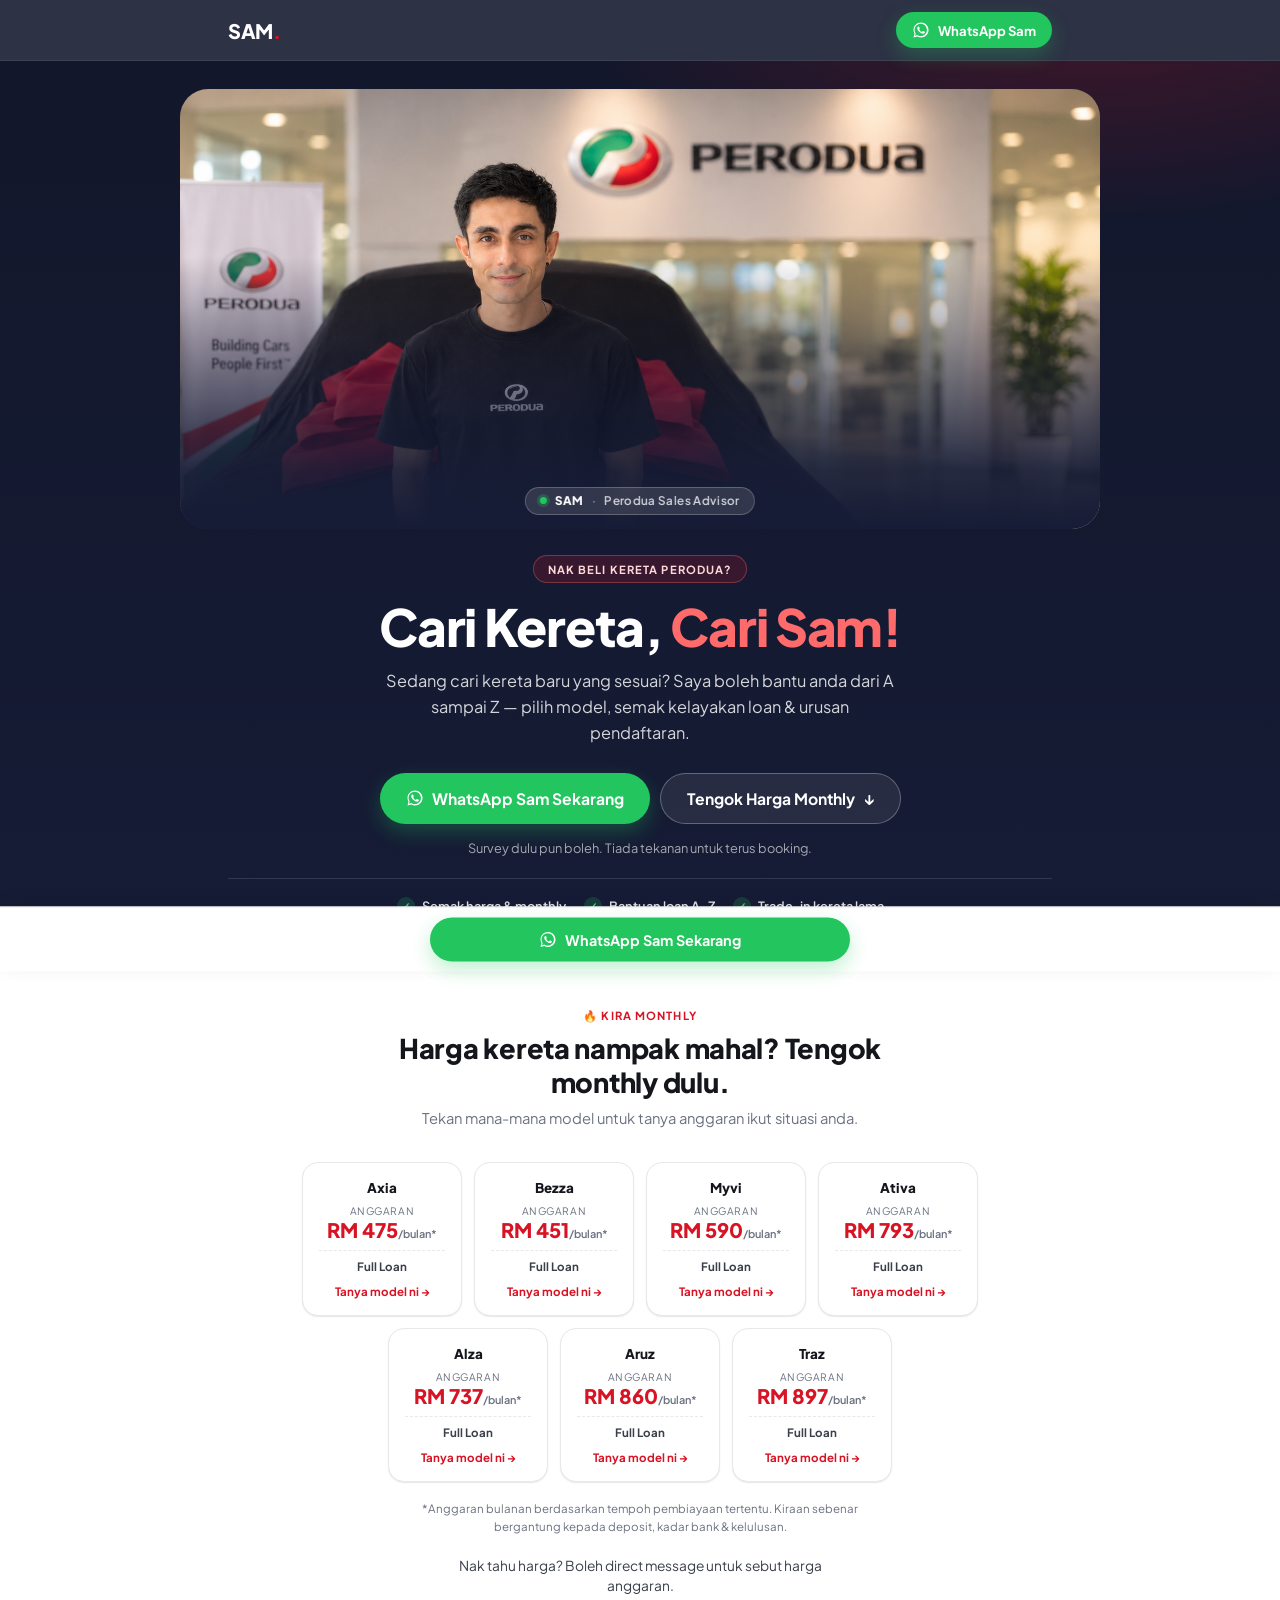
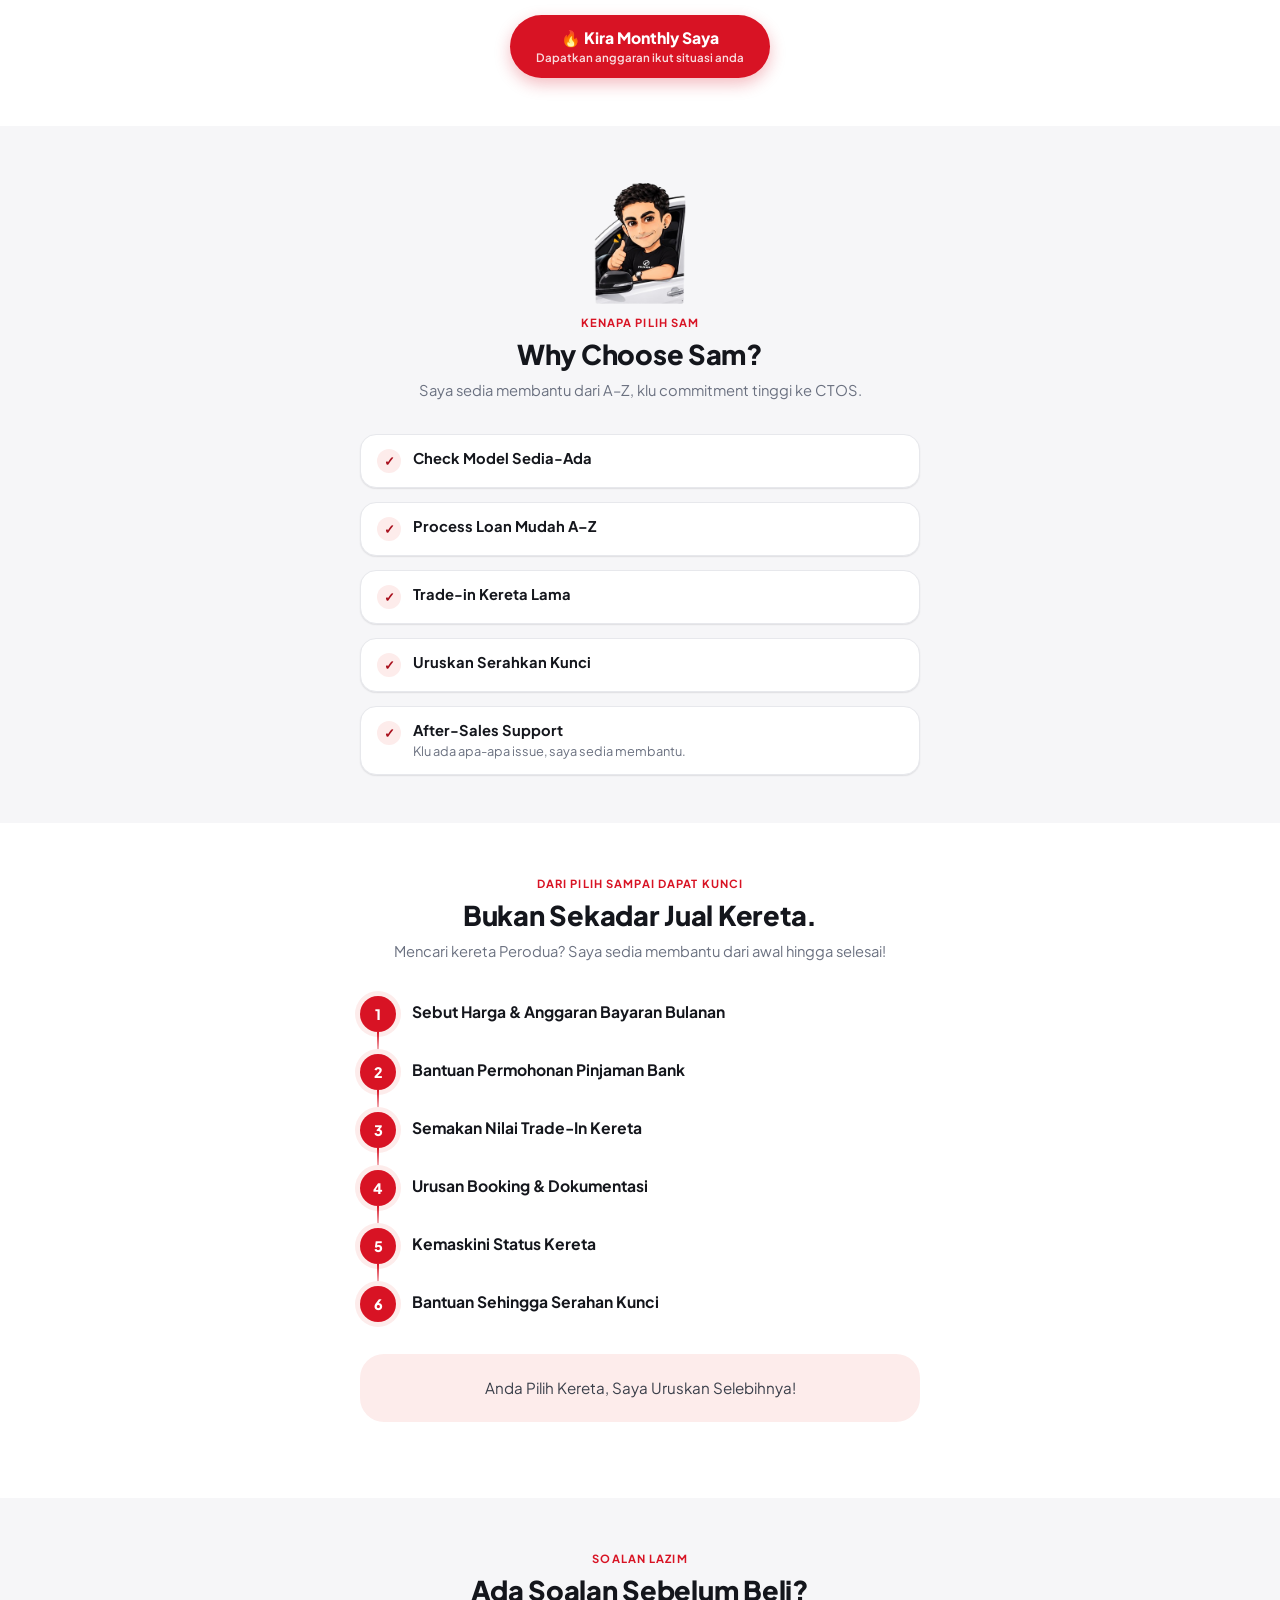
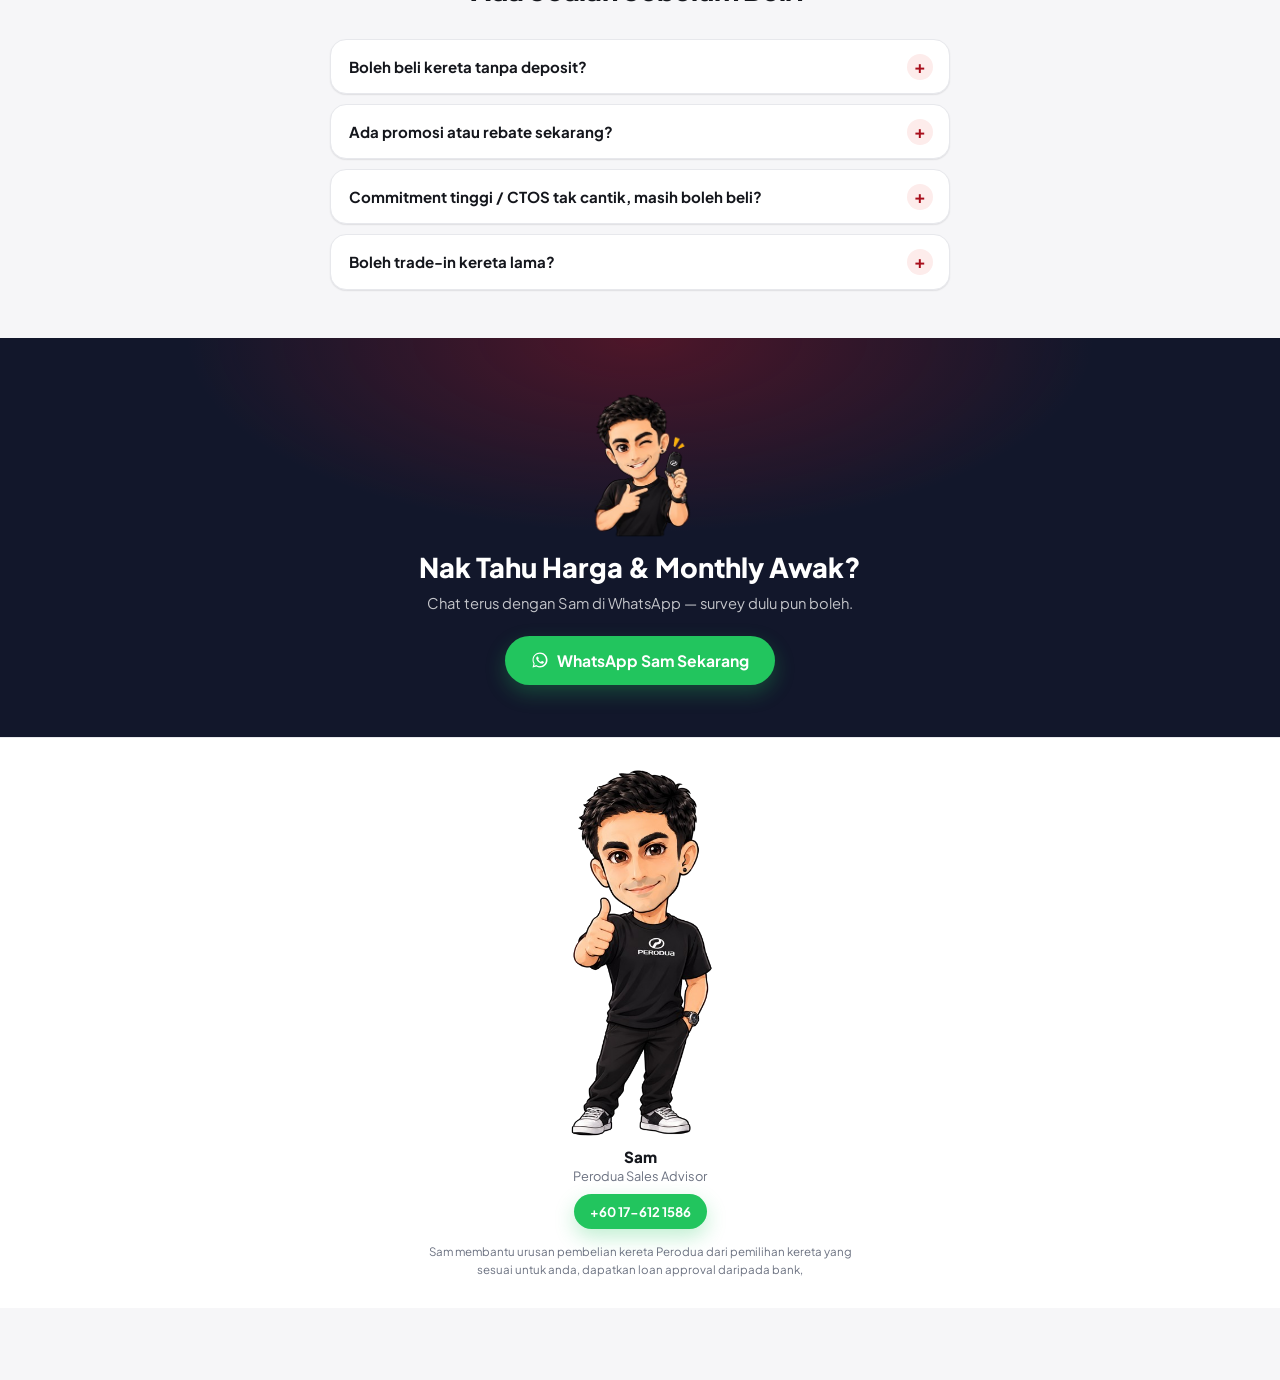
<file: perodua/index.html>
<!DOCTYPE html>
<html lang="ms">
<head>
<meta charset="UTF-8" />
<meta name="viewport" content="width=device-width, initial-scale=1.0" />

<title>Sam — Perodua Sales Broker | Harga &amp; Monthly Perodua</title>
<meta name="description" content="Nak beli Perodua? Sam bantu semak harga, anggaran monthly (Axia, Bezza, Myvi, Ativa, Alza, Aruz, Traz), loan &amp; trade-in terus di WhatsApp." />
<meta name="robots" content="index, follow, max-image-preview:large" />
<link rel="canonical" href="https://sam.blanc.my/" />
<meta name="theme-color" content="#12172b" />

<link rel="icon" href="/perodua/favicon.svg" type="image/svg+xml" />
<link rel="icon" href="/perodua/favicon-48.png" sizes="48x48" type="image/png" />
<link rel="icon" href="/perodua/favicon-192.png" sizes="192x192" type="image/png" />
<link rel="shortcut icon" href="/perodua/favicon.ico" />
<link rel="apple-touch-icon" href="/perodua/apple-touch-icon.png" />

<meta property="og:type" content="website" />
<meta property="og:url" content="https://sam.blanc.my/" />
<meta property="og:site_name" content="Sam — Perodua Sales Broker" />
<meta property="og:title" content="Cari Kereta, Cari Sam! — Perodua Sales Broker" />
<meta property="og:description" content="Semak harga, anggaran monthly, loan &amp; trade-in kereta Perodua terus dengan Sam di WhatsApp. Survey dulu pun boleh." />
<meta property="og:image" content="https://sam.blanc.my/perodua/img/og-image.jpg" />
<meta property="og:image:width" content="1200" />
<meta property="og:image:height" content="630" />
<meta property="og:image:alt" content="Sam, Perodua Sales Broker, di depan showroom Perodua" />
<meta property="og:locale" content="ms_MY" />
<meta name="twitter:card" content="summary_large_image" />
<meta name="twitter:title" content="Cari Kereta, Cari Sam! — Perodua Sales Broker" />
<meta name="twitter:description" content="Semak harga, anggaran monthly, loan &amp; trade-in kereta Perodua terus dengan Sam di WhatsApp." />
<meta name="twitter:image" content="https://sam.blanc.my/perodua/img/og-image.jpg" />

<script type="application/ld+json">
{
  "@context": "https://schema.org",
  "@graph": [
    {
      "@type": "WebSite",
      "@id": "https://sam.blanc.my/#website",
      "url": "https://sam.blanc.my/",
      "name": "Sam — Perodua Sales Broker",
      "alternateName": "Cari Kereta, Cari Sam",
      "inLanguage": "ms-MY"
    },
    {
      "@type": "Person",
      "@id": "https://sam.blanc.my/#sam",
      "name": "Sam",
      "jobTitle": "Perodua Sales Broker",
      "telephone": "+60176121586",
      "url": "https://sam.blanc.my/",
      "image": "https://sam.blanc.my/perodua/img/og-image.jpg",
      "description": "Nak beli Perodua? Sam bantu semak harga, anggaran monthly (Axia, Bezza, Myvi, Ativa, Alza, Aruz, Traz), loan & trade-in terus di WhatsApp.",
      "areaServed": { "@type": "Country", "name": "Malaysia" }
    }
  ]
}
</script>

<link rel="preconnect" href="https://fonts.googleapis.com">
<link rel="preconnect" href="https://fonts.gstatic.com" crossorigin>
<link rel="stylesheet" href="https://fonts.googleapis.com/css2?family=Plus+Jakarta+Sans:wght@400;500;600;700;800&display=swap">
<link rel="stylesheet" href="/perodua/style.css">
</head>
<body>

<header class="site-header">
  <div class="wrap">
    <span class="wordmark"><span id="wordmark-name">SAM</span><span class="accent">.</span></span>
    <a class="btn btn-whatsapp btn-sm js-wa-link" data-cta="Header" href="#">
      <svg viewBox="0 0 24 24" fill="currentColor"><path d="M12.04 2c-5.52 0-10 4.48-10 10 0 1.76.46 3.48 1.34 5L2 22l5.17-1.36A9.96 9.96 0 0012.04 22c5.52 0 10-4.48 10-10s-4.48-10-10-10zm0 18.2c-1.6 0-3.17-.43-4.54-1.24l-.33-.2-3.07.8.82-3-.21-.34a8.19 8.19 0 01-1.27-4.38c0-4.53 3.68-8.21 8.21-8.21s8.21 3.68 8.21 8.21-3.68 8.21-8.21 8.21zm4.5-6.15c-.25-.12-1.46-.72-1.68-.8-.23-.08-.4-.12-.56.12-.17.25-.65.8-.79.96-.15.17-.29.19-.54.06-.25-.12-1.04-.38-1.98-1.21-.73-.65-1.23-1.46-1.37-1.7-.14-.25-.02-.38.11-.5.11-.11.25-.29.37-.43.12-.15.16-.25.25-.42.08-.17.04-.31-.02-.44-.06-.12-.56-1.35-.77-1.85-.2-.48-.41-.42-.56-.42-.14-.01-.31-.01-.48-.01s-.44.06-.67.31c-.23.25-.88.86-.88 2.1s.9 2.44 1.03 2.6c.12.17 1.78 2.72 4.32 3.81.6.26 1.07.42 1.44.53.6.19 1.15.17 1.59.1.48-.07 1.46-.6 1.67-1.18.21-.58.21-1.08.14-1.18-.06-.1-.23-.16-.48-.28z"/></svg>
      <span id="wa-label-1">WhatsApp Sam</span>
    </a>
  </div>
</header>

<section class="hero">
  <div class="hero-photo-wrap" id="hero-banner-wrap" hidden>
    <img class="hero-photo" id="hero-photo" src="" alt="">
    <div class="hero-photo-fade"></div>
    <div class="hero-badge">
      <span class="hero-badge-dot"></span>
      <span class="hero-badge-name" id="banner-name">SAM</span>
      <span class="hero-badge-role" id="banner-role">Perodua Sales Broker</span>
    </div>
  </div>
  <div class="wrap hero-content">
    <span class="hero-eyebrow" id="hero-eyebrow">Nak Beli Kereta Perodua?</span>
    <h1>Cari Kereta, <span class="accent" id="hero-name-accent">Cari Sam!</span></h1>
    <p class="lead" id="hero-lead"></p>
    <div class="hero-cta">
      <a class="btn btn-whatsapp btn-lg js-wa-link" data-cta="Hero" href="#">
        <svg viewBox="0 0 24 24" fill="currentColor"><path d="M12.04 2c-5.52 0-10 4.48-10 10 0 1.76.46 3.48 1.34 5L2 22l5.17-1.36A9.96 9.96 0 0012.04 22c5.52 0 10-4.48 10-10s-4.48-10-10-10zm0 18.2c-1.6 0-3.17-.43-4.54-1.24l-.33-.2-3.07.8.82-3-.21-.34a8.19 8.19 0 01-1.27-4.38c0-4.53 3.68-8.21 8.21-8.21s8.21 3.68 8.21 8.21-3.68 8.21-8.21 8.21zm4.5-6.15c-.25-.12-1.46-.72-1.68-.8-.23-.08-.4-.12-.56.12-.17.25-.65.8-.79.96-.15.17-.29.19-.54.06-.25-.12-1.04-.38-1.98-1.21-.73-.65-1.23-1.46-1.37-1.7-.14-.25-.02-.38.11-.5.11-.11.25-.29.37-.43.12-.15.16-.25.25-.42.08-.17.04-.31-.02-.44-.06-.12-.56-1.35-.77-1.85-.2-.48-.41-.42-.56-.42-.14-.01-.31-.01-.48-.01s-.44.06-.67.31c-.23.25-.88.86-.88 2.1s.9 2.44 1.03 2.6c.12.17 1.78 2.72 4.32 3.81.6.26 1.07.42 1.44.53.6.19 1.15.17 1.59.1.48-.07 1.46-.6 1.67-1.18.21-.58.21-1.08.14-1.18-.06-.1-.23-.16-.48-.28z"/></svg>
        <span id="wa-label-2">WhatsApp Sam Sekarang</span>
      </a>
      <a class="btn btn-ghost btn-lg" href="#monthly" id="hero-secondary">Tengok Harga Monthly <span aria-hidden="true">&darr;</span></a>
    </div>
    <p class="hero-note" id="hero-note"></p>
    <ul class="hero-points" id="hero-points"></ul>
  </div>
</section>

<section class="section section-surface kira-monthly-section" id="monthly">
  <div class="wrap">
    <div class="section-head">
      <span class="eyebrow" id="monthly-eyebrow">🔥 Kira Monthly</span>
      <h2 class="section-title" id="monthly-title"></h2>
      <p class="section-desc" id="monthly-desc"></p>
    </div>
    <div class="price-scroll">
      <div class="price-scroll-track" id="monthly-track"></div>
    </div>
    <p class="monthly-disclaimer" id="monthly-disclaimer"></p>
    <p class="monthly-note" id="monthly-note"></p>
    <p class="monthly-cta">
      <a class="btn btn-brand btn-stack js-wa-link" data-cta="Kira Monthly" href="#">
        <span class="btn-stack-main" id="monthly-btn-main">🔥 Kira Monthly Saya</span>
        <span class="btn-stack-sub" id="monthly-btn-sub"></span>
      </a>
    </p>
  </div>
</section>

<section class="section">
  <div class="wrap">
    <div class="section-head section-head-sticker">
      <img class="section-sticker" id="why-sticker" src="" alt="" aria-hidden="true" hidden>
      <span class="eyebrow" id="why-eyebrow">Kenapa Pilih Sam</span>
      <h2 class="section-title" id="why-title">Why Choose Sam?</h2>
      <p class="section-desc" id="why-desc"></p>
    </div>
    <ul class="checklist-grid" id="why-list"></ul>
  </div>
</section>

<section class="section section-surface">
  <div class="wrap">
    <div class="section-head">
      <span class="eyebrow" id="njs-eyebrow"></span>
      <h2 class="section-title" id="njs-title"></h2>
      <p class="section-desc" id="njs-desc"></p>
    </div>
    <ol class="timeline" id="njs-list"></ol>
    <div class="promise-box">
      <p id="njs-closing"></p>
    </div>
  </div>
</section>

<section class="section" id="faq-section" hidden>
  <div class="wrap">
    <div class="section-head">
      <span class="eyebrow" id="faq-eyebrow">Soalan Lazim</span>
      <h2 class="section-title" id="faq-title"></h2>
    </div>
    <div class="faq-list" id="faq-list"></div>
  </div>
</section>

<section class="final-cta">
  <div class="wrap">
    <img class="final-cta-sticker" id="final-cta-sticker" src="" alt="" aria-hidden="true" hidden>
    <h2 id="final-cta-title"></h2>
    <p id="final-cta-sub"></p>
    <a class="btn btn-whatsapp btn-lg js-wa-link" data-cta="Final CTA" href="#">
      <svg viewBox="0 0 24 24" fill="currentColor"><path d="M12.04 2c-5.52 0-10 4.48-10 10 0 1.76.46 3.48 1.34 5L2 22l5.17-1.36A9.96 9.96 0 0012.04 22c5.52 0 10-4.48 10-10s-4.48-10-10-10zm0 18.2c-1.6 0-3.17-.43-4.54-1.24l-.33-.2-3.07.8.82-3-.21-.34a8.19 8.19 0 01-1.27-4.38c0-4.53 3.68-8.21 8.21-8.21s8.21 3.68 8.21 8.21-3.68 8.21-8.21 8.21zm4.5-6.15c-.25-.12-1.46-.72-1.68-.8-.23-.08-.4-.12-.56.12-.17.25-.65.8-.79.96-.15.17-.29.19-.54.06-.25-.12-1.04-.38-1.98-1.21-.73-.65-1.23-1.46-1.37-1.7-.14-.25-.02-.38.11-.5.11-.11.25-.29.37-.43.12-.15.16-.25.25-.42.08-.17.04-.31-.02-.44-.06-.12-.56-1.35-.77-1.85-.2-.48-.41-.42-.56-.42-.14-.01-.31-.01-.48-.01s-.44.06-.67.31c-.23.25-.88.86-.88 2.1s.9 2.44 1.03 2.6c.12.17 1.78 2.72 4.32 3.81.6.26 1.07.42 1.44.53.6.19 1.15.17 1.59.1.48-.07 1.46-.6 1.67-1.18.21-.58.21-1.08.14-1.18-.06-.1-.23-.16-.48-.28z"/></svg>
      <span id="wa-label-3">WhatsApp Sam Sekarang</span>
    </a>
  </div>
</section>

<footer class="site-footer">
  <div class="wrap">
    <img class="footer-sticker" id="footer-sticker" src="" alt="" aria-hidden="true" hidden>
    <div class="footer-name" id="footer-name">Sam</div>
    <div class="footer-role" id="footer-role">Perodua Sales Broker</div>
    <a class="btn btn-whatsapp btn-sm js-wa-link" data-cta="Footer" href="#" id="footer-wa-number">+60 17-612 1586</a>
    <p class="footer-disclaimer" id="footer-disclaimer"></p>
  </div>
</footer>

<div class="sticky-cta" id="sticky-cta">
  <a class="btn btn-whatsapp js-wa-link" data-cta="Sticky Bar" href="#">
    <svg viewBox="0 0 24 24" fill="currentColor"><path d="M12.04 2c-5.52 0-10 4.48-10 10 0 1.76.46 3.48 1.34 5L2 22l5.17-1.36A9.96 9.96 0 0012.04 22c5.52 0 10-4.48 10-10s-4.48-10-10-10zm0 18.2c-1.6 0-3.17-.43-4.54-1.24l-.33-.2-3.07.8.82-3-.21-.34a8.19 8.19 0 01-1.27-4.38c0-4.53 3.68-8.21 8.21-8.21s8.21 3.68 8.21 8.21-3.68 8.21-8.21 8.21zm4.5-6.15c-.25-.12-1.46-.72-1.68-.8-.23-.08-.4-.12-.56.12-.17.25-.65.8-.79.96-.15.17-.29.19-.54.06-.25-.12-1.04-.38-1.98-1.21-.73-.65-1.23-1.46-1.37-1.7-.14-.25-.02-.38.11-.5.11-.11.25-.29.37-.43.12-.15.16-.25.25-.42.08-.17.04-.31-.02-.44-.06-.12-.56-1.35-.77-1.85-.2-.48-.41-.42-.56-.42-.14-.01-.31-.01-.48-.01s-.44.06-.67.31c-.23.25-.88.86-.88 2.1s.9 2.44 1.03 2.6c.12.17 1.78 2.72 4.32 3.81.6.26 1.07.42 1.44.53.6.19 1.15.17 1.59.1.48-.07 1.46-.6 1.67-1.18.21-.58.21-1.08.14-1.18-.06-.1-.23-.16-.48-.28z"/></svg>
    <span id="wa-label-4">WhatsApp Sam Sekarang</span>
  </a>
</div>

<div class="cta-modal" id="cta-modal">
  <div class="cta-modal-overlay" id="cta-modal-overlay"></div>
  <div class="cta-modal-panel">
    <button type="button" class="cta-modal-close" id="cta-modal-close" aria-label="Tutup">&times;</button>
    <h3 id="cta-modal-title">Isi maklumat ringkas</h3>
    <p class="cta-modal-sub" id="cta-modal-sub">Lengkapkan maklumat ni, terus disambungkan ke WhatsApp Sam.</p>
    <form id="cta-modal-form" name="sam-lead-form" method="POST" data-netlify="true" netlify-honeypot="bot-field">
      <input type="hidden" name="form-name" value="sam-lead-form">
      <input type="hidden" name="cta" id="cta-modal-cta" value="">
      <p style="display:none;"><label>Jangan isi ini: <input name="bot-field"></label></p>
      <div class="field">
        <label for="cta-modal-name">Nama Penuh</label>
        <input type="text" id="cta-modal-name" name="name" placeholder="Nama anda" minlength="2" required>
      </div>
      <div class="field">
        <label for="cta-modal-phone">No. Telefon / WhatsApp</label>
        <input type="tel" id="cta-modal-phone" name="phone" placeholder="01X-XXX XXXX" inputmode="tel" pattern="01[0-9][\s\-]?[0-9]{3,4}[\s\-]?[0-9]{3,4}" title="Sila masukkan no. telefon yang sah (cth: 012-3456789)" required>
      </div>
      <div class="field">
        <label for="cta-modal-model">Model Berminat</label>
        <select id="cta-modal-model" name="model" required>
          <option value="">Pilih model</option>
        </select>
      </div>
      <button type="submit" class="btn btn-whatsapp btn-block">Hantar &amp; Terus ke WhatsApp</button>
    </form>
  </div>
</div>

<script src="/perodua/content.js"></script>
</body>
</html>
</file>
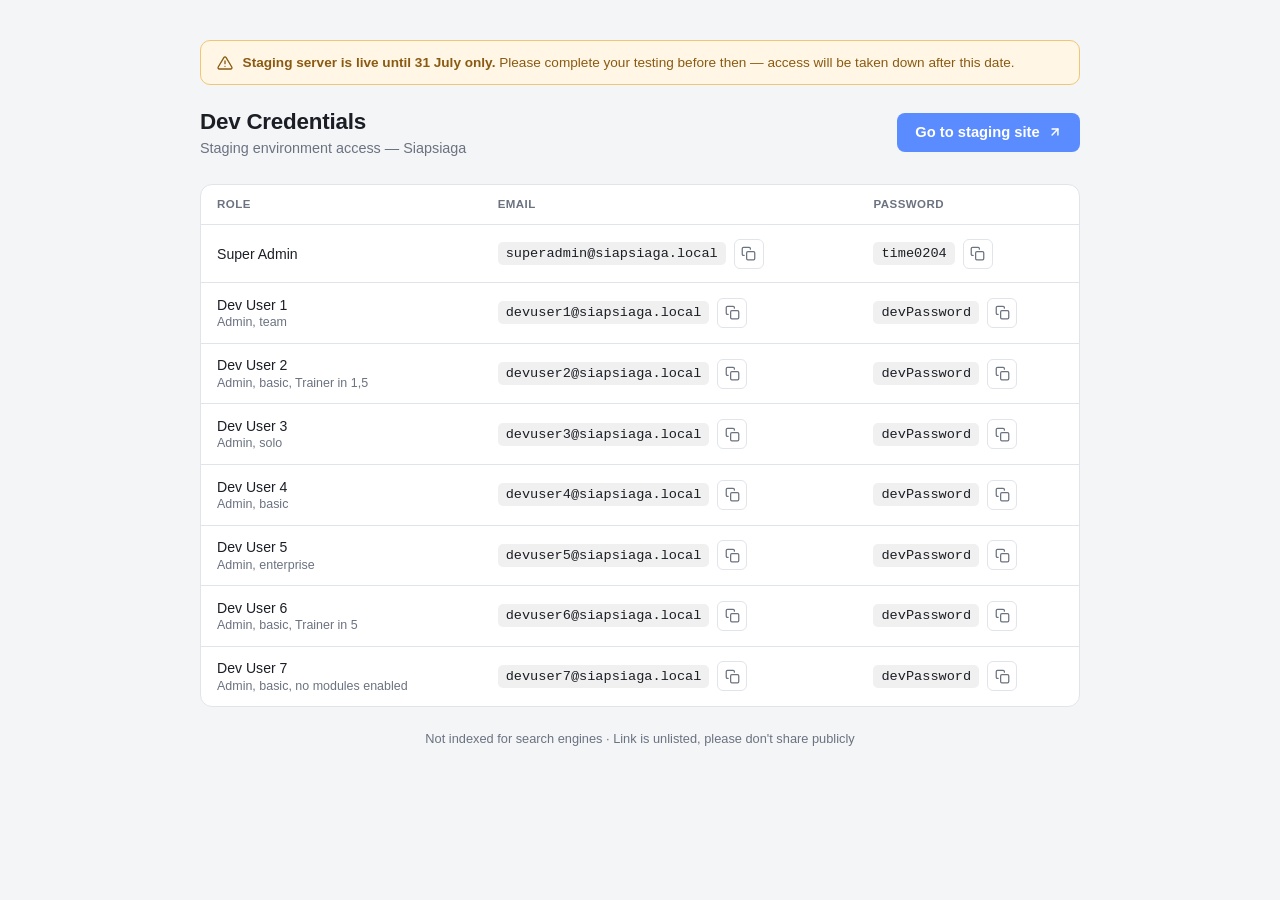
<file: siapsiaga-876348723483274/index.html>
<!DOCTYPE html>
<html lang="en">
<head>
<meta charset="UTF-8">
<meta name="viewport" content="width=device-width, initial-scale=1.0">
<meta name="robots" content="noindex, nofollow">
<title>Siapsiaga — Dev Credentials</title>
<style>
  :root {
    color-scheme: light dark;
    --bg: #0f1115;
    --card: #171a21;
    --border: #2a2e38;
    --text: #e8e9ec;
    --muted: #9aa0ac;
    --accent: #5b8cff;
    --accent-hover: #3f74f5;
    --success: #38c172;
    --mono: 'SFMono-Regular', Consolas, 'Liberation Mono', Menlo, monospace;
    --warn-bg: #3a2a10;
    --warn-border: #8a5a12;
    --warn-text: #f5c563;
  }
  @media (prefers-color-scheme: light) {
    :root {
      --bg: #f4f5f7;
      --card: #ffffff;
      --border: #e1e4ea;
      --text: #1b1e25;
      --muted: #6b7280;
      --warn-bg: #fff6e5;
      --warn-border: #f0c674;
      --warn-text: #8a5a12;
    }
  }
  * { box-sizing: border-box; }
  body {
    margin: 0;
    padding: 2.5rem 1.25rem;
    background: var(--bg);
    color: var(--text);
    font-family: -apple-system, BlinkMacSystemFont, 'Segoe UI', Roboto, sans-serif;
    display: flex;
    justify-content: center;
  }
  .wrap {
    width: 100%;
    max-width: 880px;
  }
  .notice {
    display: flex;
    align-items: flex-start;
    gap: 0.6rem;
    background: var(--warn-bg);
    border: 1px solid var(--warn-border);
    color: var(--warn-text);
    border-radius: 10px;
    padding: 0.75rem 1rem;
    font-size: 0.85rem;
    line-height: 1.4;
    margin-bottom: 1.5rem;
  }
  .notice svg { flex: 0 0 auto; margin-top: 0.15rem; width: 16px; height: 16px; }
  .notice strong { font-weight: 700; }
  header {
    display: flex;
    flex-wrap: wrap;
    align-items: center;
    justify-content: space-between;
    gap: 1rem;
    margin-bottom: 1.75rem;
  }
  h1 {
    font-size: 1.4rem;
    margin: 0;
    letter-spacing: -0.01em;
  }
  .subtitle {
    color: var(--muted);
    font-size: 0.9rem;
    margin-top: 0.3rem;
  }
  .site-btn {
    display: inline-flex;
    align-items: center;
    justify-content: center;
    gap: 0.5rem;
    background: var(--accent);
    color: #fff;
    text-decoration: none;
    padding: 0.7rem 1.15rem;
    border-radius: 8px;
    font-weight: 600;
    font-size: 0.92rem;
    transition: background 0.15s ease;
    white-space: nowrap;
  }
  .site-btn:hover { background: var(--accent-hover); }
  .card {
    background: var(--card);
    border: 1px solid var(--border);
    border-radius: 12px;
    overflow: hidden;
  }
  .table-scroll {
    overflow-x: auto;
  }
  table {
    width: 100%;
    border-collapse: collapse;
    min-width: 640px;
  }
  th, td {
    text-align: left;
    padding: 0.85rem 1rem;
    border-bottom: 1px solid var(--border);
    font-size: 0.88rem;
  }
  th {
    color: var(--muted);
    font-weight: 600;
    text-transform: uppercase;
    font-size: 0.72rem;
    letter-spacing: 0.04em;
  }
  tr:last-child td { border-bottom: none; }
  .role { font-weight: 500; }
  .role-tag {
    display: block;
    color: var(--muted);
    font-size: 0.78rem;
    font-weight: 400;
    margin-top: 0.15rem;
  }
  .cell-copy {
    display: flex;
    align-items: center;
    gap: 0.5rem;
  }
  .cell-copy code {
    font-family: var(--mono);
    font-size: 0.85rem;
    background: rgba(128,128,128,0.12);
    padding: 0.25rem 0.5rem;
    border-radius: 5px;
    word-break: break-all;
  }
  .copy-btn {
    flex: 0 0 auto;
    border: 1px solid var(--border);
    background: transparent;
    color: var(--muted);
    border-radius: 6px;
    width: 30px;
    height: 30px;
    display: inline-flex;
    align-items: center;
    justify-content: center;
    cursor: pointer;
    transition: all 0.15s ease;
  }
  .copy-btn:hover {
    color: var(--text);
    border-color: var(--accent);
  }
  .copy-btn.copied {
    color: #fff;
    background: var(--success);
    border-color: var(--success);
  }
  .copy-btn svg { width: 15px; height: 15px; pointer-events: none; }
  footer {
    margin-top: 1.5rem;
    color: var(--muted);
    font-size: 0.8rem;
    text-align: center;
  }
  footer code {
    font-family: var(--mono);
    background: rgba(128,128,128,0.12);
    padding: 0.1rem 0.4rem;
    border-radius: 4px;
  }

  @media (max-width: 640px) {
    body { padding: 1.5rem 1rem; }
    header { flex-direction: column; align-items: stretch; }
    .site-btn { width: 100%; padding: 0.85rem 1.15rem; }

    /* Stack table rows into cards */
    .table-scroll { overflow-x: visible; }
    table { min-width: 0; }
    thead { display: none; }
    tr {
      display: block;
      padding: 0.9rem 1rem;
      border-bottom: 1px solid var(--border);
    }
    tr:last-child { border-bottom: none; }
    td {
      display: flex;
      align-items: center;
      justify-content: space-between;
      gap: 1rem;
      padding: 0.35rem 0;
      border-bottom: none;
    }
    td.role {
      display: block;
      padding-bottom: 0.5rem;
      font-size: 0.95rem;
    }
    td::before {
      content: attr(data-label);
      color: var(--muted);
      font-size: 0.72rem;
      font-weight: 600;
      text-transform: uppercase;
      letter-spacing: 0.04em;
      flex: 0 0 auto;
    }
    .cell-copy { flex: 1 1 auto; justify-content: flex-end; min-width: 0; }
    .cell-copy code { word-break: break-all; text-align: right; }
  }
</style>
</head>
<body>
<div class="wrap">
  <div class="notice">
    <svg viewBox="0 0 24 24" fill="none" stroke="currentColor" stroke-width="2" stroke-linecap="round" stroke-linejoin="round"><path d="M10.29 3.86 1.82 18a2 2 0 0 0 1.71 3h16.94a2 2 0 0 0 1.71-3L13.71 3.86a2 2 0 0 0-3.42 0Z"/><line x1="12" y1="9" x2="12" y2="13"/><line x1="12" y1="17" x2="12.01" y2="17"/></svg>
    <span><strong>Staging server is live until 31 July only.</strong> Please complete your testing before then — access will be taken down after this date.</span>
  </div>
  <header>
    <div>
      <h1>Dev Credentials</h1>
      <div class="subtitle">Staging environment access — Siapsiaga</div>
    </div>
    <a class="site-btn" href="https://siapsiaga-staging.ibbs.com.my" target="_blank" rel="noopener noreferrer">
      Go to staging site
      <svg width="14" height="14" viewBox="0 0 24 24" fill="none" stroke="currentColor" stroke-width="2.5" stroke-linecap="round" stroke-linejoin="round"><path d="M7 17L17 7"/><path d="M7 7h10v10"/></svg>
    </a>
  </header>

  <div class="card">
    <div class="table-scroll">
      <table>
        <thead>
          <tr>
            <th>Role</th>
            <th>Email</th>
            <th>Password</th>
          </tr>
        </thead>
        <tbody id="cred-table"></tbody>
      </table>
    </div>
  </div>

  <footer>Not indexed for search engines · Link is unlisted, please don't share publicly</footer>
</div>

<script>
  const creds = [
    { role: "Super Admin", tag: "", email: "superadmin@siapsiaga.local", password: "time0204" },
    { role: "Dev User 1", tag: "Admin, team", email: "devuser1@siapsiaga.local", password: "devPassword" },
    { role: "Dev User 2", tag: "Admin, basic, Trainer in 1,5", email: "devuser2@siapsiaga.local", password: "devPassword" },
    { role: "Dev User 3", tag: "Admin, solo", email: "devuser3@siapsiaga.local", password: "devPassword" },
    { role: "Dev User 4", tag: "Admin, basic", email: "devuser4@siapsiaga.local", password: "devPassword" },
    { role: "Dev User 5", tag: "Admin, enterprise", email: "devuser5@siapsiaga.local", password: "devPassword" },
    { role: "Dev User 6", tag: "Admin, basic, Trainer in 5", email: "devuser6@siapsiaga.local", password: "devPassword" },
    { role: "Dev User 7", tag: "Admin, basic, no modules enabled", email: "devuser7@siapsiaga.local", password: "devPassword" },
  ];

  const copyIcon = `<svg viewBox="0 0 24 24" fill="none" stroke="currentColor" stroke-width="2" stroke-linecap="round" stroke-linejoin="round"><rect x="9" y="9" width="13" height="13" rx="2"/><path d="M5 15H4a2 2 0 0 1-2-2V4a2 2 0 0 1 2-2h9a2 2 0 0 1 2 2v1"/></svg>`;
  const checkIcon = `<svg viewBox="0 0 24 24" fill="none" stroke="currentColor" stroke-width="2.5" stroke-linecap="round" stroke-linejoin="round"><polyline points="20 6 9 17 4 12"/></svg>`;

  function copyCell(value, btn) {
    navigator.clipboard.writeText(value).then(() => {
      btn.innerHTML = checkIcon;
      btn.classList.add('copied');
      setTimeout(() => {
        btn.innerHTML = copyIcon;
        btn.classList.remove('copied');
      }, 1200);
    });
  }

  function makeCell(value, label) {
    const td = document.createElement('td');
    td.setAttribute('data-label', label);
    const wrap = document.createElement('div');
    wrap.className = 'cell-copy';
    const code = document.createElement('code');
    code.textContent = value;
    const btn = document.createElement('button');
    btn.className = 'copy-btn';
    btn.type = 'button';
    btn.innerHTML = copyIcon;
    btn.setAttribute('aria-label', 'Copy ' + value);
    btn.addEventListener('click', () => copyCell(value, btn));
    wrap.appendChild(code);
    wrap.appendChild(btn);
    td.appendChild(wrap);
    return td;
  }

  const tbody = document.getElementById('cred-table');
  creds.forEach(c => {
    const tr = document.createElement('tr');

    const roleTd = document.createElement('td');
    roleTd.className = 'role';
    roleTd.textContent = c.role;
    if (c.tag) {
      const tag = document.createElement('span');
      tag.className = 'role-tag';
      tag.textContent = c.tag;
      roleTd.appendChild(tag);
    }
    tr.appendChild(roleTd);
    tr.appendChild(makeCell(c.email, 'Email'));
    tr.appendChild(makeCell(c.password, 'Password'));
    tbody.appendChild(tr);
  });
</script>
</body>
</html>
</file>
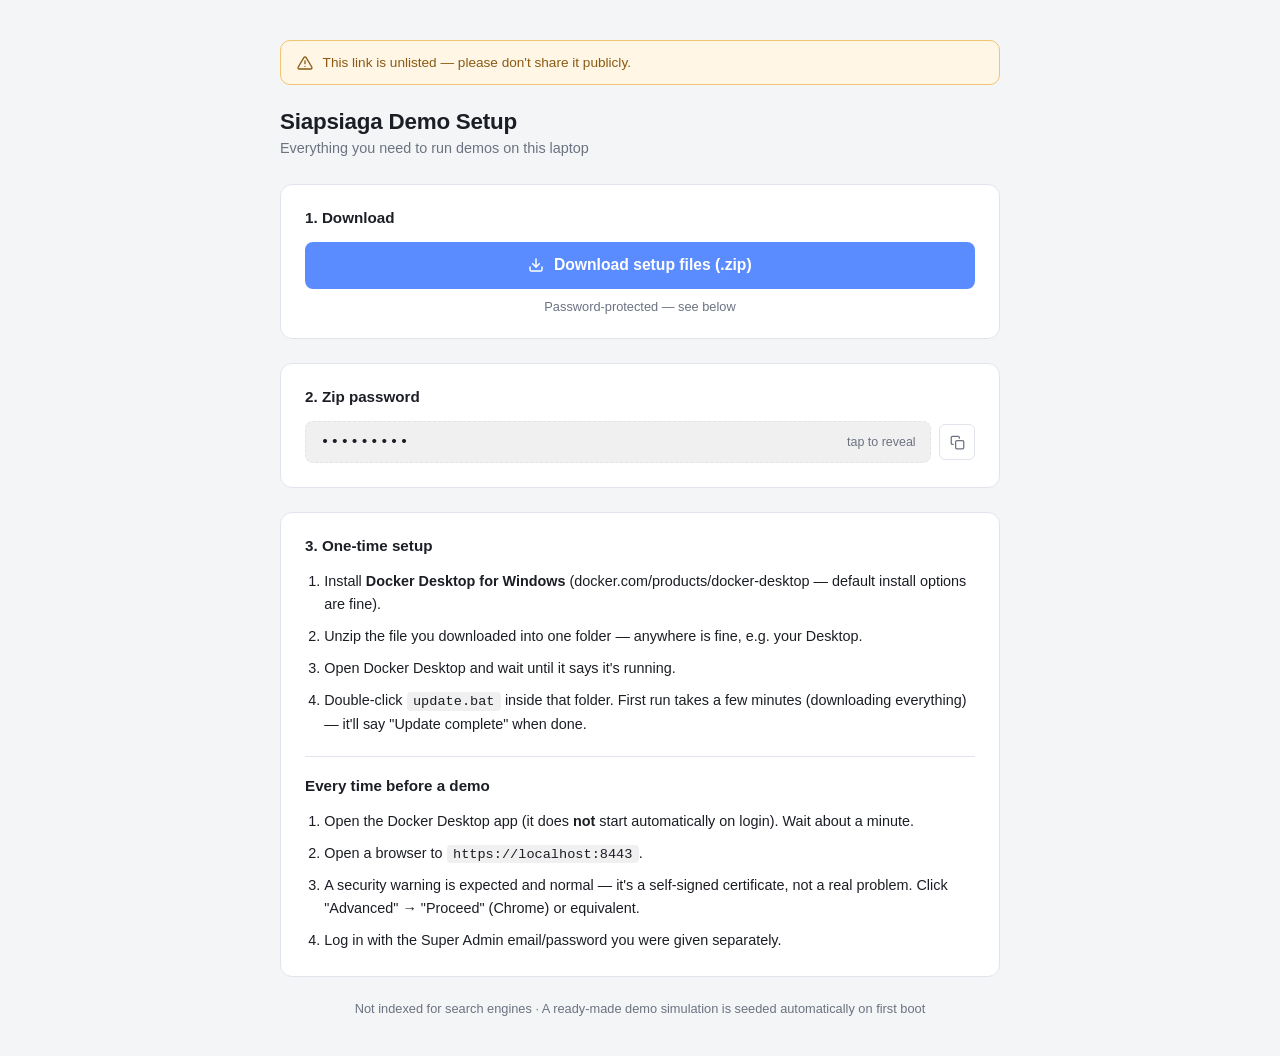
<file: siapsiaga-876348723483274/handoff/index.html>
<!DOCTYPE html>
<html lang="en">
<head>
<meta charset="UTF-8">
<meta name="viewport" content="width=device-width, initial-scale=1.0">
<meta name="robots" content="noindex, nofollow">
<title>Siapsiaga — Demo Setup</title>
<style>
  :root {
    color-scheme: light dark;
    --bg: #0f1115;
    --card: #171a21;
    --border: #2a2e38;
    --text: #e8e9ec;
    --muted: #9aa0ac;
    --accent: #5b8cff;
    --accent-hover: #3f74f5;
    --success: #38c172;
    --mono: 'SFMono-Regular', Consolas, 'Liberation Mono', Menlo, monospace;
    --warn-bg: #3a2a10;
    --warn-border: #8a5a12;
    --warn-text: #f5c563;
  }
  @media (prefers-color-scheme: light) {
    :root {
      --bg: #f4f5f7;
      --card: #ffffff;
      --border: #e1e4ea;
      --text: #1b1e25;
      --muted: #6b7280;
      --warn-bg: #fff6e5;
      --warn-border: #f0c674;
      --warn-text: #8a5a12;
    }
  }
  * { box-sizing: border-box; }
  body {
    margin: 0;
    padding: 2.5rem 1.25rem;
    background: var(--bg);
    color: var(--text);
    font-family: -apple-system, BlinkMacSystemFont, 'Segoe UI', Roboto, sans-serif;
    display: flex;
    justify-content: center;
  }
  .wrap {
    width: 100%;
    max-width: 720px;
  }
  .notice {
    display: flex;
    align-items: flex-start;
    gap: 0.6rem;
    background: var(--warn-bg);
    border: 1px solid var(--warn-border);
    color: var(--warn-text);
    border-radius: 10px;
    padding: 0.75rem 1rem;
    font-size: 0.85rem;
    line-height: 1.4;
    margin-bottom: 1.5rem;
  }
  .notice svg { flex: 0 0 auto; margin-top: 0.15rem; width: 16px; height: 16px; }
  .notice strong { font-weight: 700; }
  header { margin-bottom: 1.75rem; }
  h1 {
    font-size: 1.4rem;
    margin: 0;
    letter-spacing: -0.01em;
  }
  .subtitle {
    color: var(--muted);
    font-size: 0.9rem;
    margin-top: 0.3rem;
  }
  .card {
    background: var(--card);
    border: 1px solid var(--border);
    border-radius: 12px;
    padding: 1.5rem;
    margin-bottom: 1.5rem;
  }
  .card h2 {
    font-size: 0.95rem;
    margin: 0 0 1rem;
  }
  .download-btn {
    display: inline-flex;
    align-items: center;
    justify-content: center;
    gap: 0.6rem;
    width: 100%;
    background: var(--accent);
    color: #fff;
    text-decoration: none;
    padding: 0.9rem 1.15rem;
    border-radius: 8px;
    font-weight: 600;
    font-size: 0.98rem;
    transition: background 0.15s ease;
  }
  .download-btn:hover { background: var(--accent-hover); }
  .download-hint {
    color: var(--muted);
    font-size: 0.8rem;
    margin-top: 0.65rem;
    text-align: center;
  }
  .pw-row {
    display: flex;
    align-items: center;
    gap: 0.5rem;
  }
  .pw-reveal {
    flex: 1 1 auto;
    display: flex;
    align-items: center;
    justify-content: space-between;
    gap: 0.75rem;
    background: rgba(128,128,128,0.12);
    border: 1px dashed var(--border);
    border-radius: 8px;
    padding: 0.7rem 0.9rem;
    cursor: pointer;
    user-select: none;
  }
  .pw-reveal code {
    font-family: var(--mono);
    font-size: 0.95rem;
    letter-spacing: 0.05em;
  }
  .pw-reveal .tap-label {
    color: var(--muted);
    font-size: 0.78rem;
    white-space: nowrap;
  }
  .copy-btn {
    flex: 0 0 auto;
    border: 1px solid var(--border);
    background: transparent;
    color: var(--muted);
    border-radius: 6px;
    width: 36px;
    height: 36px;
    display: inline-flex;
    align-items: center;
    justify-content: center;
    cursor: pointer;
    transition: all 0.15s ease;
  }
  .copy-btn:hover { color: var(--text); border-color: var(--accent); }
  .copy-btn.copied { color: #fff; background: var(--success); border-color: var(--success); }
  .copy-btn svg { width: 15px; height: 15px; pointer-events: none; }
  ol {
    margin: 0;
    padding-left: 1.2rem;
    font-size: 0.9rem;
    line-height: 1.6;
  }
  ol li { margin-bottom: 0.55rem; }
  ol li:last-child { margin-bottom: 0; }
  ol code, p code {
    font-family: var(--mono);
    font-size: 0.85rem;
    background: rgba(128,128,128,0.12);
    padding: 0.1rem 0.4rem;
    border-radius: 4px;
  }
  .section-divider {
    border: none;
    border-top: 1px solid var(--border);
    margin: 1.25rem 0;
  }
  footer {
    margin-top: 0.5rem;
    color: var(--muted);
    font-size: 0.8rem;
    text-align: center;
  }
</style>
</head>
<body>
<div class="wrap">
  <div class="notice">
    <svg viewBox="0 0 24 24" fill="none" stroke="currentColor" stroke-width="2" stroke-linecap="round" stroke-linejoin="round"><path d="M10.29 3.86 1.82 18a2 2 0 0 0 1.71 3h16.94a2 2 0 0 0 1.71-3L13.71 3.86a2 2 0 0 0-3.42 0Z"/><line x1="12" y1="9" x2="12" y2="13"/><line x1="12" y1="17" x2="12.01" y2="17"/></svg>
    <span>This link is unlisted — please don't share it publicly.</span>
  </div>
  <header>
    <h1>Siapsiaga Demo Setup</h1>
    <div class="subtitle">Everything you need to run demos on this laptop</div>
  </header>

  <div class="card">
    <h2>1. Download</h2>
    <a class="download-btn" href="./siapsiaga-handoff.zip" download>
      <svg width="16" height="16" viewBox="0 0 24 24" fill="none" stroke="currentColor" stroke-width="2.2" stroke-linecap="round" stroke-linejoin="round"><path d="M21 15v4a2 2 0 0 1-2 2H5a2 2 0 0 1-2-2v-4"/><polyline points="7 10 12 15 17 10"/><line x1="12" y1="15" x2="12" y2="3"/></svg>
      Download setup files (.zip)
    </a>
    <div class="download-hint">Password-protected — see below</div>
  </div>

  <div class="card">
    <h2>2. Zip password</h2>
    <div class="pw-row">
      <div class="pw-reveal" id="pwReveal" role="button" tabindex="0" aria-label="Tap to reveal password">
        <code id="pwText">•••••••••</code>
        <span class="tap-label" id="pwHint">tap to reveal</span>
      </div>
      <button class="copy-btn" id="pwCopyBtn" type="button" aria-label="Copy password" disabled>
        <svg viewBox="0 0 24 24" fill="none" stroke="currentColor" stroke-width="2" stroke-linecap="round" stroke-linejoin="round"><rect x="9" y="9" width="13" height="13" rx="2"/><path d="M5 15H4a2 2 0 0 1-2-2V4a2 2 0 0 1 2-2h9a2 2 0 0 1 2 2v1"/></svg>
      </button>
    </div>
  </div>

  <div class="card">
    <h2>3. One-time setup</h2>
    <ol>
      <li>Install <strong>Docker Desktop for Windows</strong> (docker.com/products/docker-desktop — default install options are fine).</li>
      <li>Unzip the file you downloaded into one folder — anywhere is fine, e.g. your Desktop.</li>
      <li>Open Docker Desktop and wait until it says it's running.</li>
      <li>Double-click <code>update.bat</code> inside that folder. First run takes a few minutes (downloading everything) — it'll say "Update complete" when done.</li>
    </ol>
    <hr class="section-divider">
    <h2>Every time before a demo</h2>
    <ol>
      <li>Open the Docker Desktop app (it does <strong>not</strong> start automatically on login). Wait about a minute.</li>
      <li>Open a browser to <code>https://localhost:8443</code>.</li>
      <li>A security warning is expected and normal — it's a self-signed certificate, not a real problem. Click "Advanced" → "Proceed" (Chrome) or equivalent.</li>
      <li>Log in with the Super Admin email/password you were given separately.</li>
    </ol>
  </div>

  <footer>Not indexed for search engines · A ready-made demo simulation is seeded automatically on first boot</footer>
</div>

<script>
  const PW = "time0844";
  const pwReveal = document.getElementById('pwReveal');
  const pwText = document.getElementById('pwText');
  const pwHint = document.getElementById('pwHint');
  const copyBtn = document.getElementById('pwCopyBtn');
  const copyIcon = copyBtn.innerHTML;
  const checkIcon = `<svg viewBox="0 0 24 24" fill="none" stroke="currentColor" stroke-width="2.5" stroke-linecap="round" stroke-linejoin="round"><polyline points="20 6 9 17 4 12"/></svg>`;
  let revealed = false;

  function reveal() {
    if (revealed) return;
    revealed = true;
    pwText.textContent = PW;
    pwHint.textContent = 'tap to hide';
    copyBtn.disabled = false;
  }

  function hide() {
    if (!revealed) return;
    revealed = false;
    pwText.textContent = '•••••••••';
    pwHint.textContent = 'tap to reveal';
    copyBtn.disabled = true;
  }

  pwReveal.addEventListener('click', () => revealed ? hide() : reveal());
  pwReveal.addEventListener('keydown', (e) => {
    if (e.key === 'Enter' || e.key === ' ') {
      e.preventDefault();
      revealed ? hide() : reveal();
    }
  });

  copyBtn.addEventListener('click', () => {
    if (!revealed) return;
    navigator.clipboard.writeText(PW).then(() => {
      copyBtn.innerHTML = checkIcon;
      copyBtn.classList.add('copied');
      setTimeout(() => {
        copyBtn.innerHTML = copyIcon;
        copyBtn.classList.remove('copied');
      }, 1200);
    });
  });
</script>
</body>
</html>
</file>
<file: perodua/style.css>
:root {
  --ink: #14161c;
  --ink-soft: #3a3f4a;
  --muted: #6b7180;
  --line: #e7e8ec;
  --surface: #ffffff;
  --canvas: #f6f6f8;
  --brand: #d81324;
  --brand-dark: #a80f1c;
  --brand-tint: #fdeceb;
  --navy: #12172b;
  --whatsapp: #22c55e;
  --whatsapp-dark: #189146;
  --radius-md: 16px;
  --radius-lg: 24px;
  --shadow-sm: 0 1px 2px rgba(20,22,28,.06), 0 1px 1px rgba(20,22,28,.04);
  --shadow-md: 0 8px 24px rgba(20,22,28,.08);
  --container: 920px;
  --gutter: clamp(20px, 5vw, 48px);
  --font: 'Plus Jakarta Sans', -apple-system, BlinkMacSystemFont, 'Segoe UI', Arial, sans-serif;
}

* { box-sizing: border-box; }
body { margin: 0; font-family: var(--font); background: var(--canvas); color: var(--ink); -webkit-font-smoothing: antialiased; }
img { max-width: 100%; display: block; }
a { text-decoration: none; color: inherit; }

.wrap { max-width: var(--container); margin: 0 auto; padding-left: var(--gutter); padding-right: var(--gutter); }
.section { padding: 48px 0; }
.section-surface { background: var(--surface); }

html { scroll-behavior: smooth; }
header.site-header {
  position: sticky; top: 0; z-index: 20;
  background: rgba(18,23,43,0.88);
  -webkit-backdrop-filter: saturate(160%) blur(12px);
  backdrop-filter: saturate(160%) blur(12px);
  border-bottom: 1px solid rgba(255,255,255,0.08);
  color: #fff;
}
header.site-header .wrap { display: flex; align-items: center; justify-content: space-between; padding-top: 12px; padding-bottom: 12px; }
.wordmark { font-weight: 800; font-size: 1.25rem; letter-spacing: -0.02em; }
.wordmark .accent { color: var(--brand); }
.kira-monthly-section, #faq-section { scroll-margin-top: 56px; }

.btn {
  display: inline-flex; align-items: center; gap: 8px;
  padding: 12px 20px;
  border-radius: 999px;
  font-weight: 700;
  font-size: 0.9rem;
  cursor: pointer;
  border: none;
}
.btn-whatsapp { background: var(--whatsapp); color: #fff; }
.btn-whatsapp:hover { background: var(--whatsapp-dark); }
.btn-whatsapp svg { width: 18px; height: 18px; }
.btn-sm { padding: 9px 16px; font-size: 0.82rem; }
.btn-lg { padding: 15px 26px; font-size: 0.98rem; justify-content: center; }
.btn-ghost { background: rgba(255,255,255,0.08); color: #fff; border: 1.5px solid rgba(255,255,255,0.28); }
.btn-ghost:hover { background: rgba(255,255,255,0.16); }
.btn { transition: transform .12s ease, background .15s ease, box-shadow .15s ease; }
.btn:active { transform: scale(0.98); }
.btn-whatsapp { box-shadow: 0 8px 20px rgba(34,197,94,0.28); }

.hero {
  position: relative;
  background:
    radial-gradient(900px 420px at 85% -10%, rgba(216,19,36,0.28), transparent 60%),
    linear-gradient(180deg, var(--navy) 0%, #161c36 100%);
  color: #fff;
  text-align: center;
  overflow: hidden;
}
.hero-photo-wrap { position: relative; line-height: 0; }
.hero-photo-wrap[hidden] { display: none; }
.hero-photo {
  display: block;
  width: 100%;
  aspect-ratio: 16 / 9;
  object-fit: cover;
  object-position: center top;
}
.hero-photo-fade {
  position: absolute; left: 0; right: 0; bottom: -1px; height: 62%;
  background: linear-gradient(to top, #161c36 0%, rgba(22,28,54,0.92) 22%, rgba(22,28,54,0.55) 55%, rgba(22,28,54,0) 100%);
  pointer-events: none;
}
.hero-badge {
  position: absolute; left: 50%; bottom: 14px; transform: translateX(-50%);
  display: inline-flex; align-items: center; gap: 8px; white-space: nowrap;
  padding: 7px 14px; line-height: 1;
  background: rgba(255,255,255,0.12);
  -webkit-backdrop-filter: blur(10px); backdrop-filter: blur(10px);
  border: 1px solid rgba(255,255,255,0.22);
  border-radius: 999px;
  font-size: 0.74rem;
}
.hero-badge-dot { width: 7px; height: 7px; border-radius: 50%; background: var(--whatsapp); box-shadow: 0 0 0 3px rgba(34,197,94,0.25); }
.hero-badge-name { font-weight: 800; letter-spacing: 0.04em; color: #fff; }
.hero-badge-role { font-weight: 600; letter-spacing: 0.03em; color: rgba(255,255,255,0.78); }
.hero-badge-role::before { content: "·"; margin-right: 8px; color: rgba(255,255,255,0.45); }
.hero-content { padding-top: 18px; padding-bottom: 40px; position: relative; }
.hero-eyebrow {
  display: inline-flex; align-items: center;
  background: rgba(216,19,36,0.18);
  border: 1px solid rgba(255,107,107,0.35);
  padding: 6px 14px; border-radius: 999px;
  font-size: 0.7rem; font-weight: 700; letter-spacing: 0.1em; text-transform: uppercase;
  color: #ffd9d9; margin-bottom: 16px;
}
.hero h1 { font-size: clamp(2.1rem, 1.5rem + 3vw, 3.2rem); line-height: 1.08; font-weight: 800; letter-spacing: -0.025em; margin: 0 0 14px; }
.hero h1 .accent { color: #ff6b6b; display: inline-block; }
.hero p.lead { font-size: 1.02rem; color: rgba(255,255,255,0.82); max-width: 520px; margin: 0 auto 26px; line-height: 1.6; }
.hero-cta { display: flex; flex-direction: column; align-items: stretch; gap: 10px; max-width: 360px; margin: 0 auto 16px; }
.hero-note { font-size: 0.8rem; color: rgba(255,255,255,0.62); margin: 0 0 22px; }
.hero-note:empty { display: none; }
.hero-points {
  list-style: none; margin: 0; padding: 18px 0 0;
  border-top: 1px solid rgba(255,255,255,0.12);
  display: flex; flex-wrap: wrap; justify-content: center; gap: 8px 18px;
}
.hero-points:empty { display: none; }
.hero-points li { display: inline-flex; align-items: center; gap: 7px; font-size: 0.8rem; font-weight: 600; color: rgba(255,255,255,0.88); }
.hero-points .tick {
  width: 18px; height: 18px; border-radius: 50%;
  background: rgba(34,197,94,0.2); color: #4ade80;
  display: inline-flex; align-items: center; justify-content: center; font-size: 0.65rem; font-weight: 800;
}
@media (min-width: 720px) {
  .hero-photo-wrap { max-width: 920px; margin: 28px auto 0; border-radius: 28px; overflow: hidden; }
  .hero-photo { max-height: 440px; }
  .hero-cta { flex-direction: row; max-width: none; justify-content: center; }
  .hero-content { padding-top: 26px; }
}

.section-head { text-align: center; max-width: 560px; margin: 0 auto 32px; }
.eyebrow { display: inline-block; font-size: 0.7rem; font-weight: 700; letter-spacing: 0.1em; text-transform: uppercase; color: var(--brand); margin-bottom: 8px; }
.section-title { font-size: clamp(1.3rem, 1.05rem + 1.1vw, 1.7rem); font-weight: 800; letter-spacing: -0.01em; margin: 0 0 8px; }
.section-desc { color: var(--muted); font-size: 0.92rem; line-height: 1.6; margin: 0; }

.checklist-grid {
  list-style: none; padding: 0; margin: 0 auto; max-width: 560px;
  display: grid; gap: 14px;
}
.checklist-grid li {
  display: flex; align-items: flex-start; gap: 12px;
  background: var(--surface);
  border: 1px solid var(--line);
  border-radius: var(--radius-md);
  padding: 14px 16px;
  box-shadow: var(--shadow-sm);
}
.checklist-grid .tick {
  flex-shrink: 0; width: 24px; height: 24px; border-radius: 50%;
  background: var(--brand-tint); color: var(--brand-dark);
  display: flex; align-items: center; justify-content: center;
  font-weight: 800; font-size: 0.8rem;
}
.checklist-grid .body strong { display: block; font-size: 0.92rem; }
.checklist-grid .body span { font-size: 0.8rem; color: var(--muted); }

.promise-box {
  max-width: 560px; margin: 0 auto 28px;
  background: var(--brand-tint);
  border-radius: var(--radius-lg);
  padding: 22px 24px;
  text-align: center;
}
.promise-box p { margin: 0; font-size: 0.95rem; color: var(--ink-soft); line-height: 1.6; }

.timeline { list-style: none; margin: 0 auto; padding: 0; max-width: 560px; counter-reset: step; position: relative; }
.timeline li { position: relative; display: flex; gap: 16px; padding-bottom: 22px; }
.timeline li:last-child { padding-bottom: 6px; }
.timeline li:not(:last-child)::before {
  content: ""; position: absolute; left: 17px; top: 36px; bottom: 0; width: 2px;
  background: linear-gradient(to bottom, var(--brand) 0%, rgba(216,19,36,0.15) 100%);
}
.timeline .step-num {
  flex-shrink: 0; width: 36px; height: 36px; border-radius: 50%;
  background: var(--brand); color: #fff; font-weight: 800; font-size: 0.9rem;
  display: flex; align-items: center; justify-content: center;
  box-shadow: 0 0 0 5px var(--brand-tint);
}
.timeline .body { padding-top: 6px; }
.timeline .body strong { display: block; font-size: 0.98rem; font-weight: 700; }
.timeline .body span { display: block; font-size: 0.82rem; color: var(--muted); margin-top: 2px; line-height: 1.5; }
.section-surface .promise-box { margin-top: 26px; }

.faq-list { max-width: 620px; margin: 0 auto; display: grid; gap: 10px; }
.faq-item { background: var(--surface); border: 1px solid var(--line); border-radius: var(--radius-md); overflow: hidden; box-shadow: var(--shadow-sm); }
.faq-item summary {
  list-style: none; cursor: pointer; padding: 16px 48px 16px 18px; position: relative;
  font-weight: 700; font-size: 0.94rem; line-height: 1.4;
}
.faq-item summary::-webkit-details-marker { display: none; }
.faq-item summary::after {
  content: "+"; position: absolute; right: 16px; top: 50%; transform: translateY(-50%);
  width: 26px; height: 26px; border-radius: 50%; background: var(--brand-tint); color: var(--brand-dark);
  display: flex; align-items: center; justify-content: center; font-size: 1.1rem; font-weight: 700; line-height: 1;
}
.faq-item[open] summary::after { content: "–"; }
.faq-item p { margin: 0; padding: 0 18px 16px; font-size: 0.88rem; color: var(--ink-soft); line-height: 1.65; }

.section-head-sticker { position: relative; }
.section-sticker { width: 92px; margin: 0 auto 4px; }

.final-cta-sticker { width: 104px; margin: 0 auto 8px; }

.footer-sticker { width: 148px; margin: 0 auto 6px; }

.final-cta {
  background: radial-gradient(700px 300px at 50% 0%, rgba(216,19,36,0.3), transparent 65%), var(--navy);
  color: #fff;
  text-align: center;
  padding: 52px 0;
}
.final-cta h2 { font-size: clamp(1.3rem, 1.05rem + 1.1vw, 1.7rem); font-weight: 800; margin: 0 0 10px; }
.final-cta p { color: rgba(255,255,255,0.75); margin: 0 0 24px; font-size: 0.92rem; }

footer.site-footer {
  background: var(--surface);
  border-top: 1px solid var(--line);
  padding: 28px 0;
  text-align: center;
}
footer.site-footer .footer-name { font-weight: 800; font-size: 0.95rem; }
footer.site-footer .footer-role { font-size: 0.8rem; color: var(--muted); margin: 2px 0 10px; }
footer.site-footer .footer-disclaimer { font-size: 0.72rem; color: var(--muted); max-width: 440px; margin: 14px auto 0; line-height: 1.6; }

.sticky-cta {
  position: fixed; left: 0; right: 0; bottom: 0; z-index: 30;
  background: var(--surface);
  border-top: 1px solid var(--line);
  padding: 10px var(--gutter);
  display: flex; justify-content: center;
  box-shadow: 0 -4px 16px rgba(20,22,28,.08);
  transform: translateY(110%);
  transition: transform .25s ease;
}
.sticky-cta.is-visible { transform: translateY(0); }
.sticky-cta .btn-whatsapp { width: 100%; max-width: 420px; justify-content: center; padding: 13px 20px; }
body { padding-bottom: 72px; }

.btn-brand { background: var(--brand); color: #fff; box-shadow: 0 6px 16px rgba(216, 19, 36, 0.28); }
.btn-brand:hover { background: var(--brand-dark); }
.btn-stack { flex-direction: column; gap: 2px; padding: 13px 26px; text-align: center; }
.btn-stack-main { font-size: 0.98rem; font-weight: 800; }
.btn-stack-sub { font-size: 0.72rem; font-weight: 600; opacity: 0.85; }

.price-scroll {
  margin: 0 calc(-1 * var(--gutter));
  padding: 0 var(--gutter);
  overflow-x: auto;
  -webkit-overflow-scrolling: touch;
  scrollbar-width: none;
}
.price-scroll::-webkit-scrollbar { display: none; }
.price-scroll-track {
  display: flex;
  gap: 12px;
  scroll-snap-type: x mandatory;
  padding-bottom: 4px;
}
.price-scroll-card {
  font-family: inherit; color: inherit; cursor: pointer;
  transition: transform .15s ease, box-shadow .15s ease, border-color .15s ease;
  scroll-snap-align: start;
  flex: 0 0 150px;
  background: var(--surface);
  border: 1px solid var(--line);
  border-radius: var(--radius-md);
  padding: 16px;
  text-align: center;
  box-shadow: var(--shadow-sm);
}
.price-scroll-card:hover { transform: translateY(-2px); border-color: rgba(216,19,36,0.4); box-shadow: var(--shadow-md); }
.price-scroll-card:focus-visible { outline: 3px solid var(--brand-tint); border-color: var(--brand); }
.price-scroll-ask { display: block; margin-top: 10px; font-size: 0.72rem; font-weight: 700; color: var(--brand); }
.price-scroll-card h4 { margin: 0 0 8px; font-size: 0.84rem; font-weight: 800; }
.price-scroll-label {
  display: block;
  font-size: 0.64rem;
  color: var(--muted);
  text-transform: uppercase;
  letter-spacing: 0.05em;
}
.price-scroll-amount { font-size: 1.25rem; font-weight: 800; color: var(--brand); }
.price-scroll-amount small { font-size: 0.68rem; font-weight: 600; color: var(--muted); }
.price-scroll-deposit {
  display: block;
  margin-top: 8px;
  padding-top: 8px;
  border-top: 1px dashed var(--line);
  font-size: 0.72rem;
  font-weight: 700;
  color: var(--ink-soft);
}
.monthly-disclaimer { text-align: center; margin: 14px auto 0; max-width: 460px; font-size: 0.72rem; color: var(--muted); line-height: 1.55; }
.monthly-disclaimer:empty { display: none; }
.monthly-note { text-align: center; margin: 20px auto 0; max-width: 420px; font-size: 0.86rem; color: var(--ink-soft); line-height: 1.5; }
.monthly-note:empty { display: none; }
.monthly-cta { text-align: center; margin: 18px 0 0; }
@media (min-width: 640px) {
  .price-scroll { margin: 0; padding: 0; overflow: visible; }
  .price-scroll-track { flex-wrap: wrap; justify-content: center; }
  .price-scroll-card { flex: 0 1 160px; }
}

.cta-modal {
  position: fixed;
  inset: 0;
  z-index: 900;
  display: flex;
  align-items: center;
  justify-content: center;
  padding: 20px;
  opacity: 0;
  visibility: hidden;
  transition: opacity 0.2s ease;
}
.cta-modal.cta-modal-active { opacity: 1; visibility: visible; }
.cta-modal-overlay {
  position: absolute;
  inset: 0;
  background: rgba(18,23,43,0.6);
  backdrop-filter: blur(2px);
}
.cta-modal-panel {
  position: relative;
  width: 100%;
  max-width: 400px;
  background: var(--surface);
  border-radius: var(--radius-lg);
  box-shadow: var(--shadow-md);
  padding: clamp(24px, 5vw, 32px);
  transform: translateY(10px);
  transition: transform 0.2s ease;
}
.cta-modal.cta-modal-active .cta-modal-panel { transform: translateY(0); }
.cta-modal-close {
  position: absolute;
  top: 14px;
  right: 14px;
  width: 30px;
  height: 30px;
  border-radius: 50%;
  border: none;
  background: var(--canvas);
  color: var(--muted);
  font-size: 1.1rem;
  line-height: 1;
  cursor: pointer;
  display: flex;
  align-items: center;
  justify-content: center;
}
.cta-modal-panel h3 { margin: 0 0 6px; font-size: 1.15rem; font-weight: 800; padding-right: 24px; color: var(--ink); }
.cta-modal-sub { margin: 0 0 20px; color: var(--muted); font-size: 0.86rem; line-height: 1.5; }

.field { margin-bottom: 14px; }
.field label { display: block; font-size: 0.78rem; font-weight: 700; color: var(--ink-soft); margin-bottom: 6px; }
.field input,
.field select {
  width: 100%;
  padding: 12px 14px;
  border: 1.5px solid var(--line);
  border-radius: var(--radius-sm, 10px);
  font-size: 0.92rem;
  font-family: inherit;
  color: var(--ink);
  transition: border-color 0.15s ease, box-shadow 0.15s ease;
  background: var(--canvas);
}
.field select { appearance: auto; }
.field input:focus,
.field select:focus {
  outline: none;
  border-color: var(--brand);
  box-shadow: 0 0 0 3px var(--brand-tint);
}
.btn-block { width: 100%; justify-content: center; }
</file>
